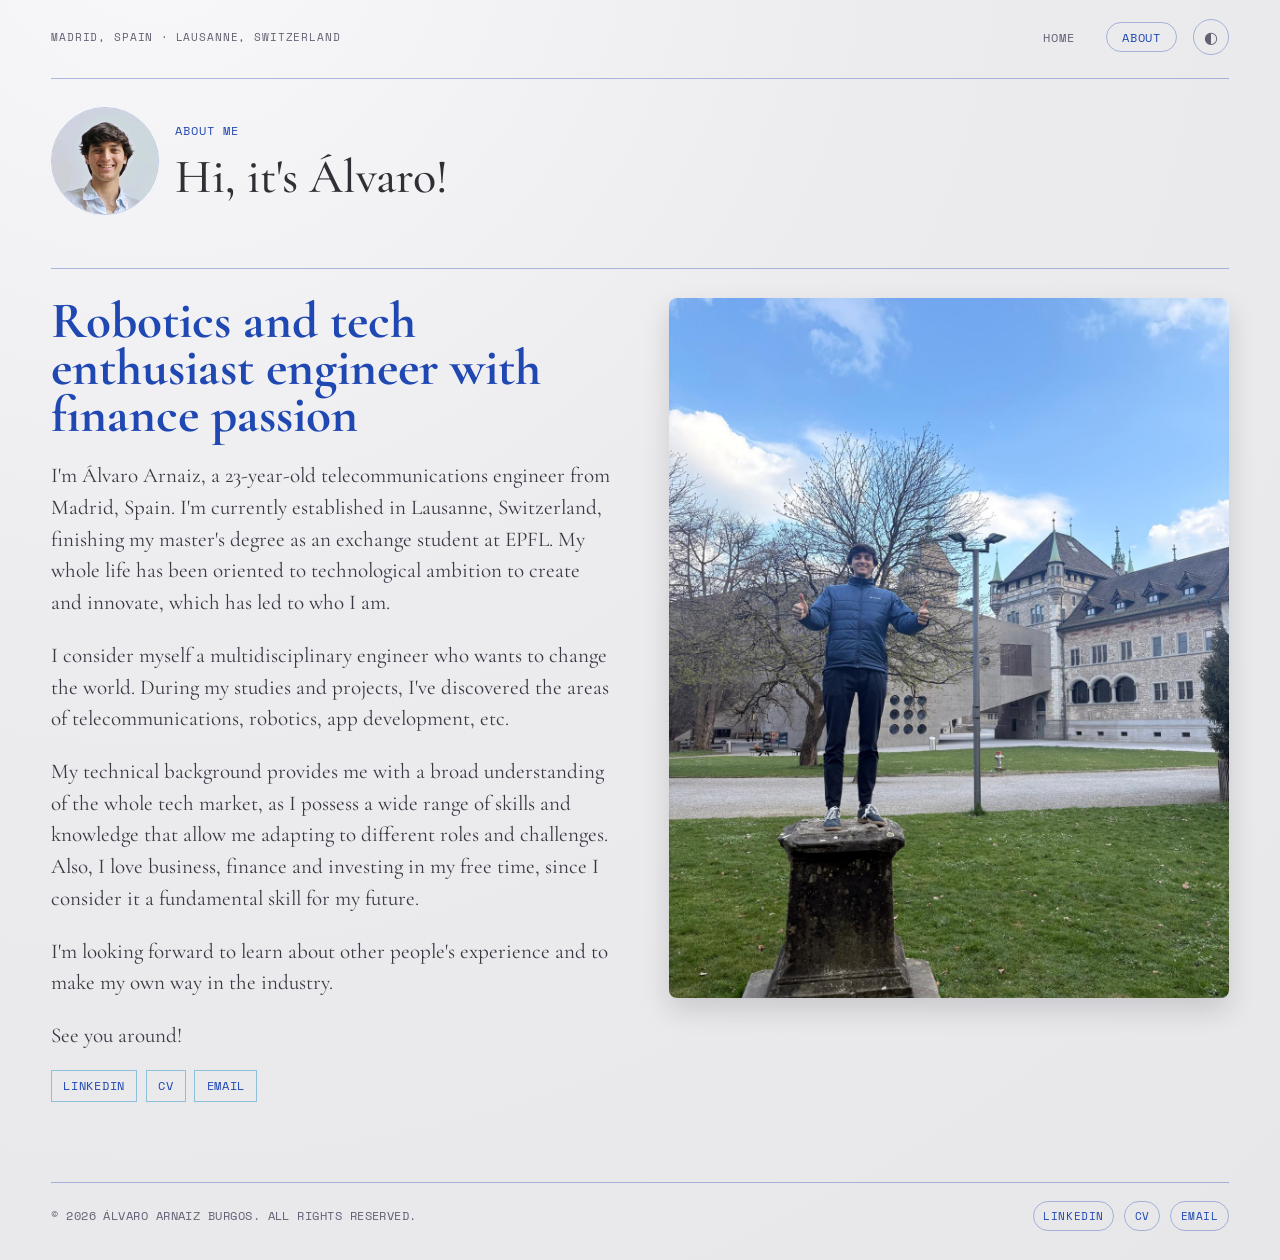
<file: about.html>
<!DOCTYPE html>
<html lang="en">
  <head>
    <meta charset="UTF-8" />
    <meta name="viewport" content="width=device-width, initial-scale=1.0" />
    <title>Álvaro Tech Portfolio | About</title>
    <link rel="preconnect" href="https://fonts.googleapis.com" />
    <link rel="preconnect" href="https://fonts.gstatic.com" crossorigin />
    <link
      href="https://fonts.googleapis.com/css2?family=Cormorant+Garamond:wght@400;500;600&family=Space+Mono:wght@400;700&display=swap"
      rel="stylesheet"
    />
    <link rel="icon" type="image/png" href="img/favicon-circle.png" />
    <link rel="stylesheet" href="styles.css" />
  </head>

  <!-- Google tag (gtag.js) -->
  <script async src="https://www.googletagmanager.com/gtag/js?id=G-6QP5XZGWSV"></script>
  <script>
    window.dataLayer = window.dataLayer || [];
    function gtag(){dataLayer.push(arguments);}
    gtag('js', new Date());

    gtag('config', 'G-6QP5XZGWSV');
  </script>


  <body class="page is-entering">
    <header class="site-header shell">
      <nav class="top-nav" aria-label="Main navigation">
        <p class="top-nav-meta">
          <span class="top-nav-location">Madrid, Spain</span>
          <span aria-hidden="true">&middot;</span>
          <span class="top-nav-location">Lausanne, Switzerland</span>
        </p>
        <div class="top-nav-links">
          <a class="top-nav-link" href="./" data-transition>Home</a>
          <a class="top-nav-link active" href="about.html" data-transition>About</a>
          <button class="theme-toggle" type="button" data-theme-toggle aria-label="Theme mode: system" aria-pressed="mixed">◐</button>
        </div>
      </nav>

      <section class="profile-banner compact" aria-label="Profile banner">
        <img
          class="profile-photo"
          src=img/perfil.jpeg
          alt="Portrait of Álvaro"
        />
        <div class="profile-copy">
          <p class="profile-kicker">About me</p>
          <h1 class="profile-name">Hi, it's Álvaro!</h1>
        </div>
      </section>
    </header>

    <main class="shell about-main">
      <section class="about-grid" aria-label="About Álvaro">
        <div class="about-copy">
          <h2 class="about-title">Robotics and tech enthusiast engineer with finance passion</h2>
          <p>
            I'm Álvaro Arnaiz, a 23-year-old telecommunications engineer from Madrid, Spain. 
            I'm currently established in Lausanne, Switzerland, finishing my master's degree as an exchange student at EPFL.
             My whole life has been oriented to 
            technological ambition to create and innovate, which has led to who I am.
          </p>
          <p>
            I consider myself a multidisciplinary engineer who wants to change the world.
            During my studies and projects, I've discovered
            the areas of telecommunications, robotics, app development, etc.
          </p>
          <p>
            My technical background provides me with a broad understanding of the whole tech market,
            as I possess a wide range of skills and knowledge that allow me adapting to different roles and challenges.
            Also, I love business, finance and investing in my free time, since I consider it a fundamental skill for my future.
          </p>
          <p>
            I'm looking forward to learn
             about other people's experience and to make my own way in the industry.
          </p>
          <p>See you around!</p>

          <ul class="about-links">
            <li><a href="https://www.linkedin.com/in/%C3%A1lvaro-arn%C3%A1iz-burgos" target="_blank" rel="noreferrer">LinkedIn</a></li>
            <li><a href=files/CV.pdf target="_blank" rel="noreferrer">CV</a></li>
            <li><a href="mailto:alvaroarnaizburgos@gmail.com">Email</a></li>
          </ul>
        </div>

        <figure class="about-figure">
          <img
            src="img/yo suiza.jpeg"
            alt="Álvaro standing with a neutral background"
          />
        </figure>
      </section>
    </main>

    <footer class="site-footer shell" aria-label="Footer">
      <p class="footer-copy">&copy; 2026 Álvaro Arnaiz Burgos. All rights reserved.</p>
      <ul class="footer-links" aria-label="Contact links">
        <li><a href="https://www.linkedin.com/in/%C3%A1lvaro-arn%C3%A1iz-burgos" target="_blank" rel="noreferrer">LinkedIn</a></li>
        <li><a href=files/CV.pdf target="_blank" rel="noreferrer">CV</a></li>
        <li><a href="mailto:alvaroarnaizburgos@gmail.com">Email</a></li>
      </ul>
    </footer>

    <script src="js/theme.js" defer></script>
    <script src="js/transitions.js?v=20260428" defer></script>
    <script src="js/about.js" defer></script>
  </body>
</html>
</file>
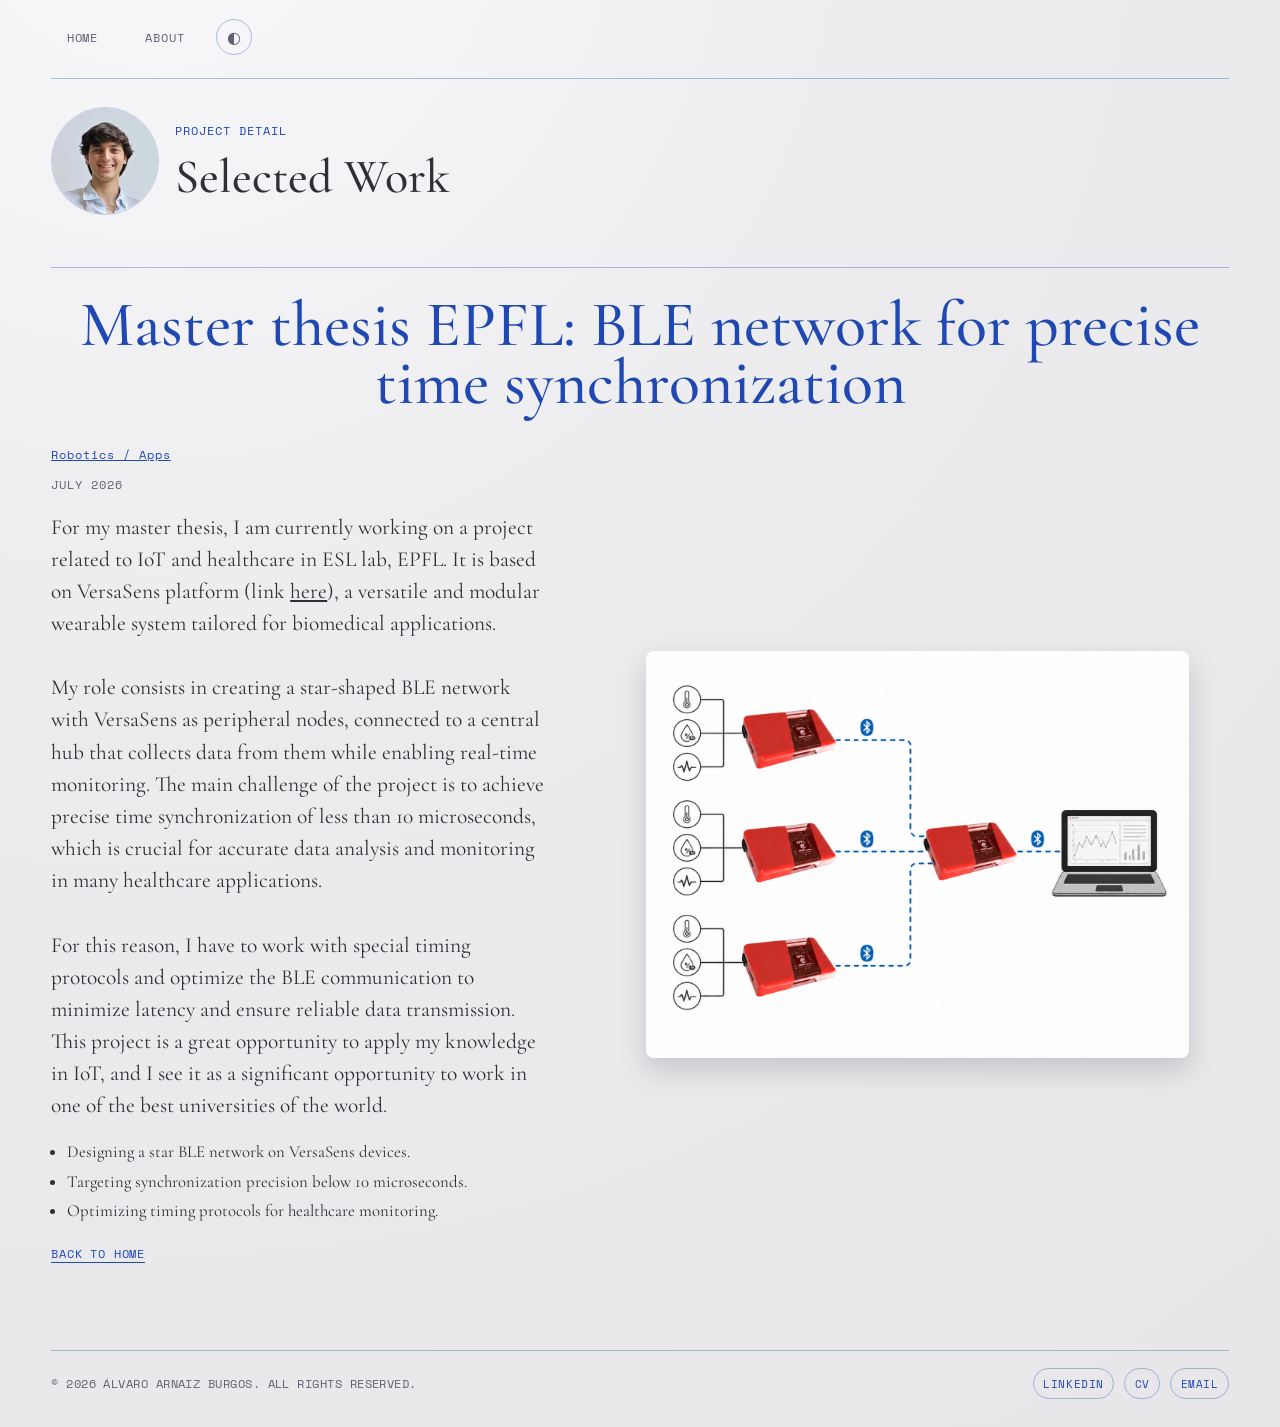
<file: project.html>
<!DOCTYPE html>
<html lang="en">
  <head>
    <meta charset="UTF-8" />
    <meta name="viewport" content="width=device-width, initial-scale=1.0" />
    <title>Álvaro Tech Portfolio | Project</title>
    <link rel="preconnect" href="https://fonts.googleapis.com" />
    <link rel="preconnect" href="https://fonts.gstatic.com" crossorigin />
    <link
      href="https://fonts.googleapis.com/css2?family=Cormorant+Garamond:wght@400;500;600&family=Space+Mono:wght@400;700&display=swap"
      rel="stylesheet"
    />
    <link rel="icon" type="image/png" href="img/favicon-circle.png" />
    <link rel="stylesheet" href="styles.css" />
  </head>


  <!-- Google tag (gtag.js) -->
<script async src="https://www.googletagmanager.com/gtag/js?id=G-6QP5XZGWSV"></script>
<script>
  window.dataLayer = window.dataLayer || [];
  function gtag(){dataLayer.push(arguments);}
  gtag('js', new Date());

  gtag('config', 'G-6QP5XZGWSV');
</script>


  <body class="page is-entering">
    <header class="site-header shell">
      <nav class="top-nav" aria-label="Main navigation">
        <div class="top-nav-links">
          <a class="top-nav-link" href="./" data-transition>Home</a>
          <a class="top-nav-link" href="about.html" data-transition>About</a>
          <button class="theme-toggle" type="button" data-theme-toggle aria-label="Theme mode: system" aria-pressed="mixed">◐</button>
        </div>
      </nav>

      <section class="profile-banner compact" aria-label="Profile banner">
        <img
          class="profile-photo"
          src="img/perfil.jpeg"
        />
        <div class="profile-copy">
          <p class="profile-kicker">Project detail</p>
          <h1 class="profile-name">Selected Work</h1>
        </div>
      </section>
    </header>

    <main class="shell project-main" data-project-detail></main>

    <footer class="site-footer shell" aria-label="Footer">
      <p class="footer-copy">&copy; 2026 Álvaro Arnaiz Burgos. All rights reserved.</p>
      <ul class="footer-links" aria-label="Contact links">
        <li><a href="https://www.linkedin.com/in/%C3%A1lvaro-arn%C3%A1iz-burgos" target="_blank" rel="noreferrer">LinkedIn</a></li>
        <li><a href=files/CV.pdf target="_blank" rel="noreferrer">CV</a></li>
        <li><a href="mailto:alvaro.arnaiz@email.com">Email</a></li>
      </ul>
    </footer>

    <script src="js/projects-data.js" defer></script>
    <script src="js/theme.js" defer></script>
    <script src="js/transitions.js?v=20260428" defer></script>
    <script src="js/project.js" defer></script>
  </body>
</html>
</file>
<file: styles.css>
:root {
  --bg: #ececef;
  --bg-start: #f8f8fa;
  --bg-end: #e7e7ea;
  --surface: #f4f4f6;
  --text: #2f2f36;
  --muted: #616173;
  --blue: #2048b2;
  --line-blue: rgba(32, 72, 178, 0.35);
  --on-accent: #ffffff;
  --banner-divider: rgba(0, 0, 0, 0.08);
  --about-copy: #383843;
  --hero-gradient: linear-gradient(135deg, #f5f7ff 0%, #eaedf8 100%);
  --chip-bg: rgba(255, 255, 255, 0.9);
  --card-radius: 8px;
}

:root[data-theme="dark"] {
  --bg: #111827;
  --bg-start: #1a2336;
  --bg-end: #090d16;
  --surface: #1e2636;
  --text: #f3f6ff;
  --muted: #b3bbcc;
  --blue: #ffffff;
  --line-blue: rgba(191, 198, 212, 0.42);
  --on-accent: #111827;
  --banner-divider: rgba(255, 255, 255, 0.16);
  --about-copy: #d5ddef;
  --hero-gradient: linear-gradient(135deg, #1d273a 0%, #111827 100%);
  --chip-bg: rgba(18, 26, 41, 0.92);
}

* {
  box-sizing: border-box;
}

html,
body {
  margin: 0;
  padding: 0;
  background: radial-gradient(circle at 12% -8%, var(--bg-start) 2%, var(--bg) 42%, var(--bg-end) 100%);
  color: var(--text);
}

html {
  scroll-behavior: smooth;
}

body {
  min-height: 100vh;
  font-family: "Cormorant Garamond", serif;
}

img {
  max-width: 100%;
  display: block;
}

a {
  color: inherit;
}

.shell {
  width: min(1200px, 92vw);
  margin: 0 auto;
}

.site-header {
  padding-top: 1.2rem;
}

.top-nav {
  display: flex;
  justify-content: space-between;
  align-items: center;
  gap: 0.9rem;
  margin-bottom: 1.4rem;
}

.top-nav-meta {
  margin: 0;
  color: var(--muted);
  font-family: "Space Mono", monospace;
  font-size: 0.67rem;
  letter-spacing: 0.08em;
  text-transform: uppercase;
  display: inline-flex;
  align-items: center;
  gap: 0.45rem;
}

.top-nav-links {
  display: flex;
  align-items: center;
  gap: 1rem;
}

.top-nav-link {
  border: 1px solid transparent;
  border-radius: 999px;
  padding: 0.35rem 0.9rem;
  text-decoration: none;
  font-family: "Space Mono", monospace;
  font-size: 0.74rem;
  letter-spacing: 0.08em;
  text-transform: uppercase;
  color: var(--muted);
  transition: border-color 180ms ease, color 180ms ease;
}

.top-nav-link:hover,
.top-nav-link.active {
  border-color: var(--line-blue);
  color: var(--blue);
}

.theme-toggle {
  border: 1px solid var(--line-blue);
  border-radius: 999px;
  width: 2.25rem;
  height: 2.25rem;
  display: inline-flex;
  align-items: center;
  justify-content: center;
  padding: 0;
  background: transparent;
  color: var(--muted);
  font-family: "Space Mono", monospace;
  font-size: 1rem;
  line-height: 1;
  cursor: pointer;
  transition: border-color 180ms ease, color 180ms ease, background-color 180ms ease;
}

.theme-toggle:hover,
.theme-toggle:focus-visible {
  border-color: var(--blue);
  color: var(--blue);
}

.theme-toggle[aria-pressed="true"] {
  background: var(--line-blue);
  color: var(--blue);
}

.profile-banner {
  border-top: 1px solid var(--line-blue);
  border-bottom: 1px solid var(--banner-divider);
  padding: clamp(1.2rem, 3vw, 1.8rem) 0;
  display: grid;
  grid-template-columns: auto 1fr;
  gap: 1rem;
  align-items: center;
}

.profile-banner.compact {
  border-bottom: none;
}

.profile-photo {
  width: clamp(72px, 9vw, 108px);
  aspect-ratio: 1;
  border-radius: 999px;
  object-fit: cover;
  border: 1px solid rgba(32, 72, 178, 0.25);
}

.profile-kicker {
  margin: 0;
  color: var(--blue);
  font-size: 0.74rem;
  letter-spacing: 0.08em;
  text-transform: uppercase;
  font-family: "Space Mono", monospace;
}

.profile-name {
  margin: 1rem 0 0;
  font-size: clamp(2rem, 5vw, 3rem);
  line-height: 0.95;
  font-weight: 500;
}

.profile-tagline {
  margin: 0.45rem 0 0;
  color: var(--muted);
  font-size: clamp(1rem, 2vw, 1.2rem);
  max-width: 60ch;
}

.home-main {
  padding-bottom: 4rem;
}

.projects-toolbar {
  display: flex;
  align-items: center;
  justify-content: flex-end;
  gap: 0.7rem;
  padding: 0.85rem 0 0.35rem;
}

.projects-filter-label {
  color: var(--muted);
  font-family: "Space Mono", monospace;
  font-size: 0.7rem;
  letter-spacing: 0.06em;
  text-transform: uppercase;
}

.projects-filter-select {
  appearance: none;
  border: 1px solid var(--line-blue);
  border-radius: 999px;
  background: var(--surface);
  color: var(--blue);
  font-family: "Space Mono", monospace;
  font-size: 0.72rem;
  letter-spacing: 0.05em;
  text-transform: uppercase;
  padding: 0.42rem 2rem 0.42rem 0.85rem;
  min-width: 170px;
  cursor: pointer;
}

.projects-filter-select:focus {
  outline: 2px solid var(--line-blue);
  outline-offset: 2px;
}

.project-empty-state {
  margin: 1.2rem 0 0;
  color: var(--muted);
  font-family: "Space Mono", monospace;
  font-size: 0.78rem;
  letter-spacing: 0.04em;
  text-transform: uppercase;
}

.home-hero {
  min-height: 100svh;
  display: grid;
  grid-template-rows: auto 1fr;
}

.home-hero-banner {
  border-bottom: none;
  margin-top: 0.2rem;
  min-height: clamp(520px, 78vh, 780px);
  grid-template-columns: minmax(320px, 1fr) minmax(320px, 0.9fr);
  gap: clamp(1.4rem, 4vw, 3.8rem);
  align-items: center;
}

.home-hero-copy .profile-name {
  font-size: clamp(2.6rem, 8vw, 5.6rem);
}

.home-hero-copy .profile-tagline {
  font-size: clamp(1.1rem, 2.25vw, 1.45rem);
}

.hero-scroll-link {
  margin-top: 1.2rem;
  display: inline-flex;
  position: relative;
  overflow: hidden;
  border: 1px solid var(--blue);
  color: var(--blue);
  text-decoration: none;
  font-family: "Space Mono", monospace;
  font-size: 0.74rem;
  letter-spacing: 0.07em;
  text-transform: uppercase;
  padding: 0.45rem 0.72rem;
  box-shadow: 0 0 0 rgba(32, 72, 178, 0);
  transform: translateY(0);
  transition:
    background-color 260ms ease,
    color 260ms ease,
    transform 260ms ease,
    box-shadow 300ms ease;
  will-change: transform, box-shadow;
}

.hero-scroll-link::after {
  content: "";
  position: absolute;
  top: 0;
  left: -130%;
  width: 60%;
  height: 100%;
  background: linear-gradient(
    110deg,
    rgba(255, 255, 255, 0) 0%,
    rgba(255, 255, 255, 0.45) 50%,
    rgba(255, 255, 255, 0) 100%
  );
  transform: skewX(-18deg);
  transition: left 460ms ease;
}

.hero-scroll-link:hover,
.hero-scroll-link:focus-visible {
  background: var(--blue);
  color: var(--on-accent);
  transform: translateY(-2px);
  box-shadow: 0 10px 22px rgba(32, 72, 178, 0.28);
}

.hero-scroll-link:hover::after,
.hero-scroll-link:focus-visible::after {
  left: 140%;
}

.hero-scroll-link:active {
  transform: translateY(-1px);
}

.hero-work-visual {
  position: relative;
  width: min(540px, 100%);
  margin-inline: auto;
  aspect-ratio: 1;
  display: grid;
  place-items: center;
  border-radius: 24px;
  overflow: hidden;
  background:
    radial-gradient(circle at 20% 15%, rgba(32, 72, 178, 0.16), transparent 46%),
    radial-gradient(circle at 85% 85%, rgba(32, 72, 178, 0.11), transparent 38%),
    var(--hero-gradient);
  box-shadow: 0 16px 36px rgba(18, 28, 60, 0.14);
}

.hero-work-visual::before {
  content: "";
  position: absolute;
  inset: 8%;
  border-radius: 20px;
  border: 1px dashed rgba(32, 72, 178, 0.28);
  animation: dashboardPulse 4.8s ease-in-out infinite;
}

.hero-profile-photo {
  width: clamp(130px, 22vw, 186px);
  border-width: 2px;
  z-index: 2;
}

.hero-orbit-ring {
  position: absolute;
  width: 72%;
  height: 72%;
  border-radius: 999px;
  border: 1px solid rgba(32, 72, 178, 0.34);
  animation: orbitRotate 16s linear infinite;
}

.work-chip {
  position: absolute;
  border: 1px solid rgba(32, 72, 178, 0.5);
  background: var(--chip-bg);
  color: var(--blue);
  font-family: "Space Mono", monospace;
  font-size: 0.68rem;
  letter-spacing: 0.05em;
  text-transform: uppercase;
  padding: 0.35rem 0.56rem;
  border-radius: 999px;
  z-index: 3;
}

.chip-robotics {
  top: 17%;
  left: 16%;
  animation: chipFloat 4.6s ease-in-out infinite;
}

.chip-apps {
  top: 22%;
  right: 15%;
  animation: chipFloat 4.2s ease-in-out infinite 0.7s;
}

.chip-finance {
  bottom: 18%;
  right: 30%;
  animation: chipFloat 4.9s ease-in-out infinite 1.1s;
}

@keyframes orbitRotate {
  from {
    transform: rotate(0deg);
  }
  to {
    transform: rotate(360deg);
  }
}

@keyframes chipFloat {
  0%,
  100% {
    transform: translateY(0px);
  }
  50% {
    transform: translateY(-8px);
  }
}

@keyframes dashboardPulse {
  0%,
  100% {
    opacity: 0.5;
    transform: scale(1);
  }
  50% {
    opacity: 1;
    transform: scale(1.02);
  }
}

.project-row {
  display: grid;
  grid-template-columns: minmax(280px, 1fr) minmax(380px, 1.15fr);
  align-items: center;
  gap: clamp(1.5rem, 6vw, 4.2rem);
  padding: clamp(2rem, 6vw, 3.2rem) 0;
  border-top: 1px solid var(--line-blue);
}

.project-content {
  padding-top: 0.3rem;
}

.project-category {
  margin: 0;
  text-transform: capitalize;
  color: var(--accent, var(--blue));
  font-size: 0.76rem;
  letter-spacing: 0.08em;
  text-decoration: underline;
  font-family: "Space Mono", monospace;
}

.project-title {
  margin: 0.55rem 0 0;
  color: var(--accent, var(--blue));
  font-size: clamp(2.3rem, 5.2vw, 4rem);
  font-weight: 500;
  line-height: 0.9;
}

.project-date {
  margin: 0.8rem 0 1.1rem;
  color: var(--muted);
  font-family: "Space Mono", monospace;
  font-size: 0.75rem;
  letter-spacing: 0.08em;
  text-transform: uppercase;
}

.project-link {
  display: inline-flex;
  border: 1px solid var(--accent, var(--blue));
  color: var(--accent, var(--blue));
  text-decoration: none;
  font-family: "Space Mono", monospace;
  font-size: 0.72rem;
  letter-spacing: 0.07em;
  text-transform: uppercase;
  padding: 0.3rem 0.62rem;
  transition: background-color 180ms ease, color 180ms ease;
}

.project-link:hover {
  background: var(--accent, var(--blue));
  color: var(--on-accent);
}

.project-image-link {
  text-decoration: none;
}

.project-image {
  position: relative;
  border-radius: var(--card-radius);
  overflow: hidden;
  aspect-ratio: 4 / 3;
  background: var(--surface);
  box-shadow: 0 10px 24px rgba(10, 10, 12, 0.12);
}

.project-image img {
  width: 100%;
  height: 100%;
  object-fit: cover;
}

.image-overlay-dots {
  position: absolute;
  inset: 0;
  pointer-events: none;
  display: grid;
  place-items: center;
}

.image-overlay-dots span {
  width: clamp(48px, 7vw, 76px);
  height: clamp(48px, 7vw, 76px);
  border-radius: 999px;
  background: rgba(255, 255, 255, 0.92);
  position: absolute;
}

.image-overlay-dots span:nth-child(1) {
  transform: translate(-70px, -58px);
}

.image-overlay-dots span:nth-child(2) {
  transform: translate(0, -58px);
}

.image-overlay-dots span:nth-child(3) {
  transform: translate(-70px, 0);
}

.image-overlay-dots span:nth-child(4) {
  transform: translate(0, 0);
}

.image-overlay-dots span:nth-child(5) {
  transform: translate(-35px, 58px);
}

.project-main {
  padding: 1.4rem 0 3.6rem;
}

.project-detail {
  border-top: 1px solid var(--line-blue);
  padding-top: 1.8rem;
}

.project-detail-title {
  text-align: center;
  margin: 0 0 clamp(1.3rem, 3vw, 2.1rem);
}

.project-detail-body {
  display: grid;
  grid-template-columns: minmax(280px, 0.88fr) minmax(320px, 1.1fr);
  align-items: center;
  gap: clamp(1.5rem, 5vw, 3.5rem);
}

.project-detail-copy {
  min-width: 0;
}

.project-description {
  font-size: clamp(1.12rem, 2vw, 1.34rem);
  line-height: 1.5;
  margin: 0.85rem 0 1.2rem;
}

.project-highlights {
  margin: 0;
  padding-left: 1rem;
  display: grid;
  gap: 0.45rem;
  font-size: 1.05rem;
}

.project-highlights li {
  line-height: 1.35;
}

.project-back-link {
  margin-top: 1.4rem;
  display: inline-flex;
  text-decoration: none;
  font-family: "Space Mono", monospace;
  letter-spacing: 0.07em;
  text-transform: uppercase;
  font-size: 0.73rem;
  color: var(--accent, var(--blue));
  border-bottom: 1px solid currentColor;
}

.project-image-large {
  border-radius: var(--card-radius);
  overflow: hidden;
  aspect-ratio: 4 / 3;
  box-shadow: 0 12px 28px rgba(8, 10, 16, 0.16);
}

.project-image-large img {
  width: 100%;
  height: 100%;
  object-fit: cover;
}

.project-fallback {
  margin: 0 0 1rem;
  color: #8b2f2f;
  font-family: "Space Mono", monospace;
  font-size: 0.78rem;
  letter-spacing: 0.04em;
}

.about-main {
  padding: 1.5rem 0 3.6rem;
}

.about-grid {
  border-top: 1px solid var(--line-blue);
  padding-top: 1.8rem;
  display: grid;
  grid-template-columns: minmax(280px, 1fr) minmax(300px, 1fr);
  gap: clamp(1.5rem, 5vw, 3.6rem);
  align-items: start;
}

.about-title {
  margin: 0;
  font-size: clamp(2rem, 4.7vw, 3.2rem);
  line-height: 0.92;
  color: var(--blue);
}

.about-copy p {
  font-size: clamp(1.1rem, 2vw, 1.32rem);
  line-height: 1.5;
  color: var(--about-copy);
}

.about-links {
  margin: 1.5rem 0 0;
  padding: 0;
  list-style: none;
  display: flex;
  flex-wrap: wrap;
  gap: 0.55rem;
}

.about-links a {
  border: 1px solid rgba(32, 141, 195, 0.45);
  padding: 0.4rem 0.7rem;
  text-decoration: none;
  color: var(--blue);
  font-family: "Space Mono", monospace;
  text-transform: uppercase;
  letter-spacing: 0.06em;
  font-size: 0.72rem;
}

.about-links a:hover {
  background: var(--blue);
  color: var(--on-accent);
}

.about-figure {
  margin: 0;
  border-radius: var(--card-radius);
  overflow: hidden;
  box-shadow: 0 12px 28px rgba(8, 10, 16, 0.14);
}

.about-figure img {
  width: 100%;
  height: 100%;
  object-fit: cover;
  aspect-ratio: 4 / 5;
}

.page {
  opacity: 1;
  transform: translateY(0);
  transition: opacity 260ms ease, transform 260ms ease;
}

.page.is-entering {
  opacity: 0;
  transform: translateY(12px);
}

.page.is-leaving {
  opacity: 0;
  transform: translateY(-10px);
}

.site-footer {
  border-top: 1px solid var(--line-blue);
  margin-top: 1.8rem;
  padding: 1.1rem 0 1.8rem;
  display: flex;
  justify-content: space-between;
  align-items: center;
  gap: 1rem;
}

.footer-copy {
  margin: 0;
  color: var(--muted);
  font-family: "Space Mono", monospace;
  font-size: 0.72rem;
  letter-spacing: 0.04em;
  text-transform: uppercase;
}

.footer-links {
  margin: 0;
  padding: 0;
  list-style: none;
  display: flex;
  flex-wrap: wrap;
  gap: 0.65rem;
  align-items: center;
}

.footer-links a,
.footer-links span {
  display: inline-flex;
  align-items: center;
  padding: 0.35rem 0.58rem;
  border: 1px solid var(--line-blue);
  border-radius: 999px;
  color: var(--blue);
  font-family: "Space Mono", monospace;
  font-size: 0.7rem;
  letter-spacing: 0.05em;
  text-decoration: none;
  text-transform: uppercase;
}

.footer-links a:hover {
  background: var(--blue);
  color: var(--on-accent);
}

@media (max-width: 900px) {
  .top-nav {
    flex-direction: column;
    align-items: flex-start;
    gap: 0.6rem;
  }

  .top-nav-meta {
    font-size: 0.63rem;
    letter-spacing: 0.06em;
  }

  .top-nav-links {
    gap: 0.7rem;
    flex-wrap: wrap;
  }

  .project-row,
  .project-detail-body,
  .about-grid {
    grid-template-columns: 1fr;
  }

  .home-hero {
    min-height: auto;
  }

  .home-hero-banner {
    min-height: auto;
    grid-template-columns: 1fr;
  }

  .home-hero-copy .profile-name {
    font-size: clamp(2.3rem, 12vw, 3.8rem);
  }

  .projects-toolbar {
    justify-content: flex-start;
    flex-wrap: wrap;
  }

  .hero-work-visual {
    width: min(460px, 100%);
    aspect-ratio: 1 / 0.92;
  }

  .project-content {
    order: 1;
  }

  .project-image-link {
    order: 2;
  }

  .project-image,
  .project-image-large,
  .about-figure img {
    aspect-ratio: 16 / 11;
  }

  .image-overlay-dots span {
    width: clamp(40px, 11vw, 56px);
    height: clamp(40px, 11vw, 56px);
  }

  .image-overlay-dots span:nth-child(1) {
    transform: translate(-50px, -38px);
  }

  .image-overlay-dots span:nth-child(2) {
    transform: translate(0, -38px);
  }

  .image-overlay-dots span:nth-child(3) {
    transform: translate(-50px, 0);
  }

  .image-overlay-dots span:nth-child(4) {
    transform: translate(0, 0);
  }

  .image-overlay-dots span:nth-child(5) {
    transform: translate(-25px, 38px);
  }

  .site-footer {
    flex-direction: column;
    align-items: flex-start;
  }
}

@media (max-width: 600px) {
  .top-nav {
    flex-direction: row;
    justify-content: space-between;
    align-items: flex-start;
    gap: 0.7rem;
  }

  .top-nav-meta {
    display: flex;
    width: auto;
    flex-direction: column;
    align-items: flex-start;
    gap: 0.16rem;
    white-space: normal;
  }

  .top-nav-meta span[aria-hidden="true"] {
    display: none;
  }

  .top-nav-links {
    width: auto;
    justify-content: flex-end;
    gap: 0.45rem;
  }
}

@media (prefers-reduced-motion: reduce) {
  html {
    scroll-behavior: auto;
  }
}
</file>
